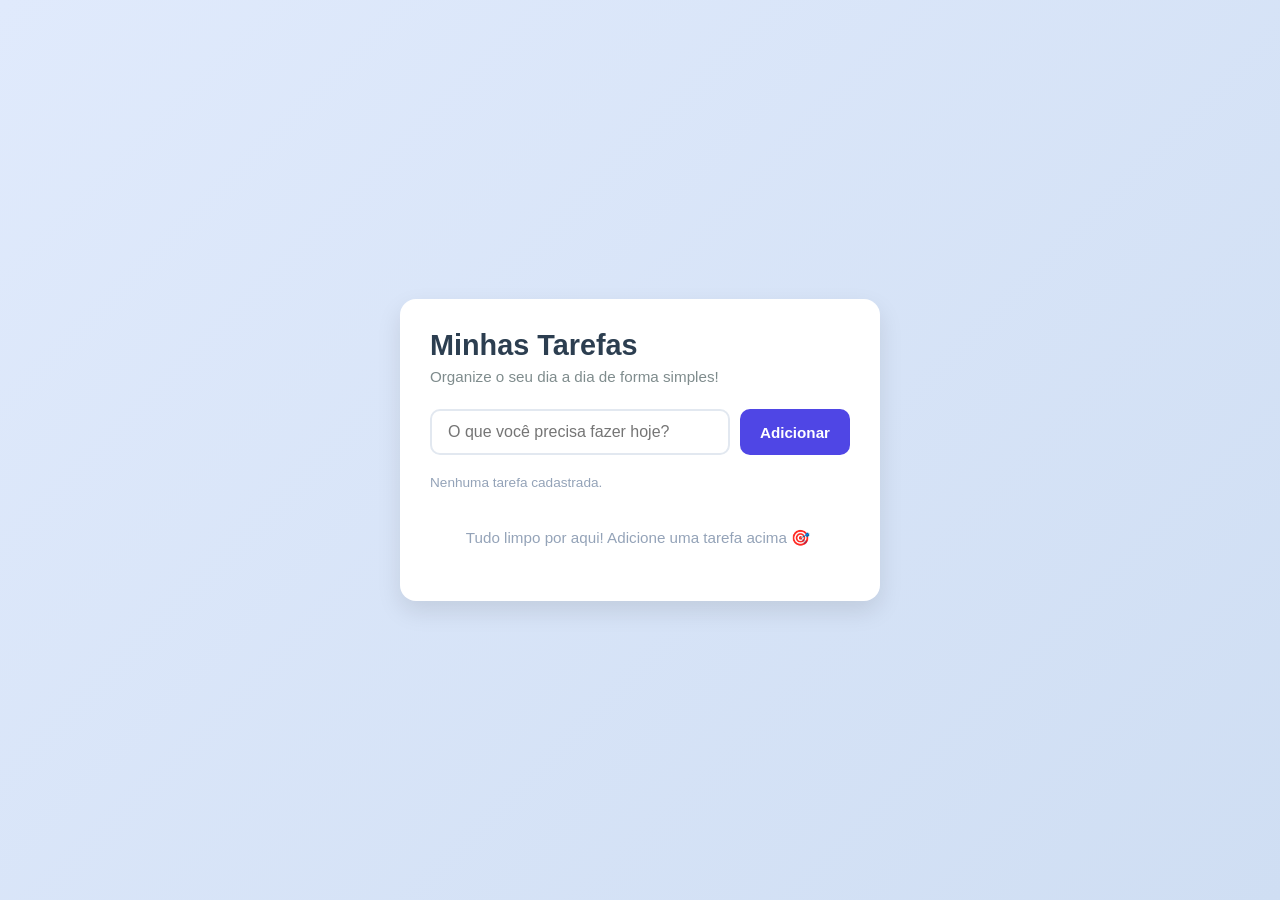
<file: index.html>
<!DOCTYPE html>
<html lang="pt-BR">
<head>
  <meta charset="UTF-8">
  <meta name="viewport" content="width=device-width, initial-scale=1.0">
  <title>Minha Lista de Tarefas</title>
  <!-- Vinculamos o arquivo de estilos CSS externo -->
  <link rel="stylesheet" href="style.css">
</head>
<body>

  <!-- Contêiner principal da aplicação -->
  <main class="app-container">
    <header class="app-header">
      <h1>Minhas Tarefas</h1>
      <p>Organize o seu dia a dia de forma simples!</p>
    </header>

    <!-- Formulário para digitar e cadastrar uma nova tarefa -->
    <form id="task-form" class="task-form">
      <input 
        type="text" 
        id="task-input" 
        placeholder="O que você precisa fazer hoje?" 
        autocomplete="off"
        required
      >
      <button type="submit" id="add-btn">Adicionar</button>
    </form>

    <!-- Área de resumo / contador -->
    <div class="task-summary">
      <span id="task-count">0 tarefas cadastradas</span>
    </div>

    <!-- Lista onde os itens de tarefa serão adicionados via JavaScript -->
    <ul id="task-list" class="task-list">
      <!-- As tarefas serão inseridas aqui dinamicamente -->
    </ul>
  </main>

  <!-- Vinculamos o arquivo JavaScript no final do body para garantir que o HTML já foi carregado -->
  <script src="script.js"></script>
</body>
</html>
</file>
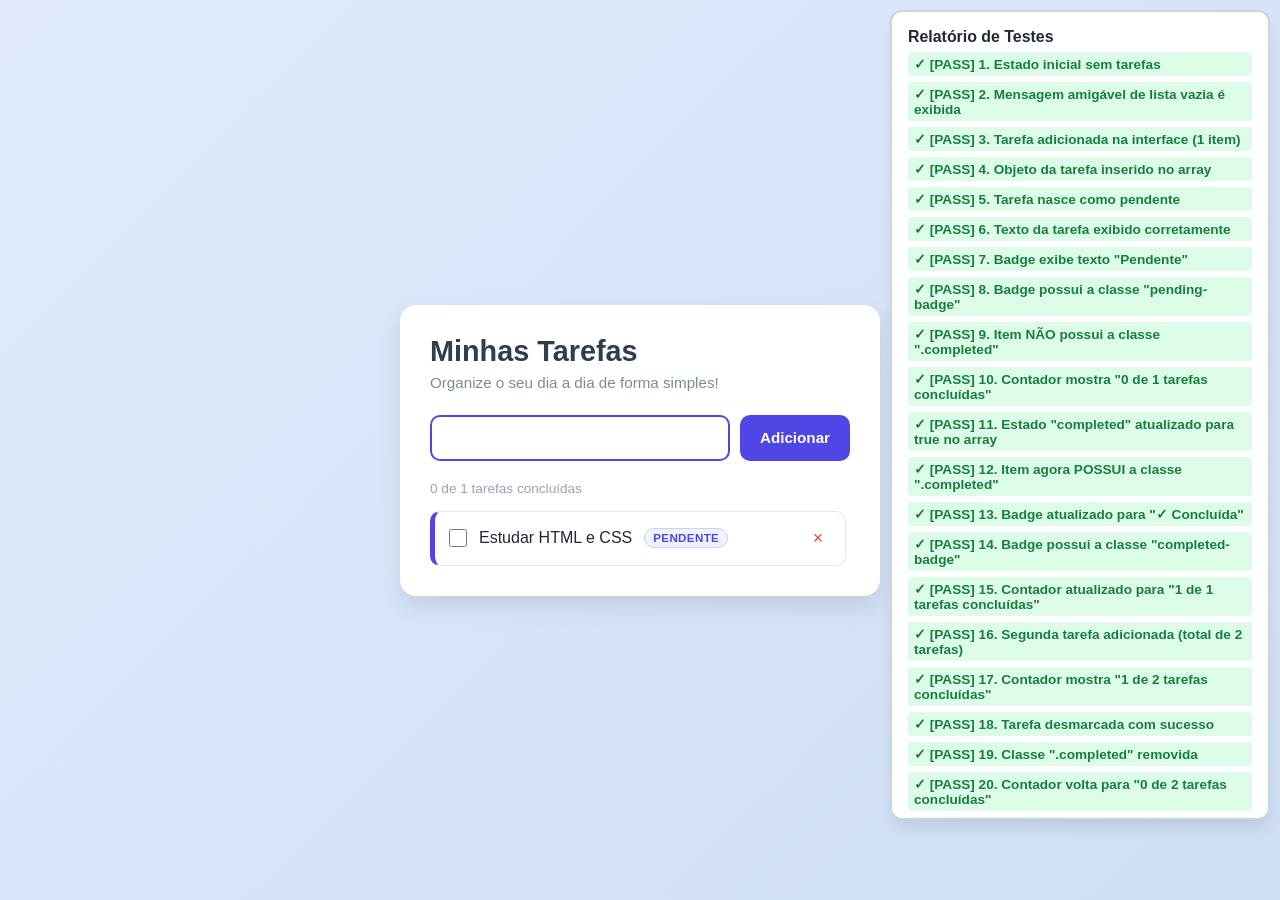
<file: test-runner.html>
<!DOCTYPE html>
<html lang="pt-BR">
<head>
  <meta charset="UTF-8">
  <title>Suíte de Testes Automatizados - Lista de Tarefas</title>
  <link rel="stylesheet" href="style.css">
  <style>
    #test-panel {
      position: fixed;
      top: 10px;
      right: 10px;
      width: 380px;
      max-height: 90vh;
      overflow-y: auto;
      background: #ffffff;
      border: 2px solid #cbd5e1;
      border-radius: 12px;
      padding: 16px;
      box-shadow: 0 10px 15px -3px rgba(0,0,0,0.1);
      font-family: sans-serif;
      font-size: 0.85rem;
      z-index: 9999;
    }
    #test-panel h3 { margin-top: 0; color: #1e293b; }
    .test-item { margin: 6px 0; padding: 4px 6px; border-radius: 4px; }
    .test-pass { background: #dcfce7; color: #15803d; font-weight: 600; }
    .test-fail { background: #fee2e2; color: #b91c1c; font-weight: bold; }
    .test-summary {
      margin-top: 12px;
      padding: 8px;
      border-radius: 6px;
      font-weight: bold;
      text-align: center;
      font-size: 0.95rem;
    }
    .summary-pass { background: #16a34a; color: #ffffff; }
    .summary-fail { background: #dc2626; color: #ffffff; }
  </style>
</head>
<body>

  <!-- Painel de Relatório dos Testes -->
  <aside id="test-panel">
    <h3>Relatório de Testes</h3>
    <div id="test-results"></div>
    <div id="test-summary"></div>
  </aside>

  <script>
    window.capturedErrors = [];
    window.onerror = function(msg, url, line, col, err) {
      window.capturedErrors.push(`${msg} at ${url}:${line}:${col}`);
      console.error("Global Error:", msg, url, line, col, err);
    };
  </script>

  <!-- Aplicação Original sendo testada -->
  <main class="app-container">
    <header class="app-header">
      <h1>Minhas Tarefas</h1>
      <p>Organize o seu dia a dia de forma simples!</p>
    </header>

    <form id="task-form" class="task-form">
      <input 
        type="text" 
        id="task-input" 
        placeholder="O que você precisa fazer hoje?" 
        autocomplete="off"
        required
      >
      <button type="submit" id="add-btn">Adicionar</button>
    </form>

    <div class="task-summary">
      <span id="task-count">0 tarefas cadastradas</span>
    </div>

    <ul id="task-list" class="task-list"></ul>
  </main>

  <!-- Código da Aplicação -->
  <script src="script.js" onerror="window.capturedErrors.push('Falha ao carregar script.js')"></script>

  <!-- Script Executor dos Testes Automatizados -->
  <script>
    const resultsContainer = document.getElementById('test-results');
    const summaryContainer = document.getElementById('test-summary');

    let total = 0;
    let passed = 0;
    let failed = 0;

    function assert(condition, message) {
      total++;
      const div = document.createElement('div');
      div.className = `test-item ${condition ? 'test-pass' : 'test-fail'}`;
      div.textContent = `${condition ? '✓ [PASS]' : '✗ [FAIL]'} ${message}`;
      resultsContainer.appendChild(div);

      if (condition) {
        passed++;
        console.log(`[PASS] ${message}`);
      } else {
        failed++;
        console.error(`[FAIL] ${message}`);
      }
    }

    // Executa a bateria de testes logo após o carregamento inicial
    window.addEventListener('DOMContentLoaded', () => {
      try {
        if (window.capturedErrors && window.capturedErrors.length > 0) {
          assert(false, `Erro global prévio: ${window.capturedErrors.join(' | ')}`);
        }
        // 0. Limpa estado inicial
        localStorage.clear();
        tasks = [];
        renderTasks();

        // TESTE 1: Lista começa vazia e exibe mensagem amigável
        const emptyMsg = document.querySelector('.empty-message');
        assert(tasks.length === 0, '1. Estado inicial sem tarefas');
        assert(emptyMsg !== null, '2. Mensagem amigável de lista vazia é exibida');

        // TESTE 2: Adicionar uma tarefa
        taskInput.value = 'Estudar HTML e CSS';
        taskForm.dispatchEvent(new Event('submit', { cancelable: true }));

        const items1 = document.querySelectorAll('.task-item');
        assert(items1.length === 1, '3. Tarefa adicionada na interface (1 item)');
        assert(tasks.length === 1 && tasks[0].text === 'Estudar HTML e CSS', '4. Objeto da tarefa inserido no array');
        assert(tasks[0].completed === false, '5. Tarefa nasce como pendente');

        // TESTE 3: Verificação dos elementos visuais da tarefa pendente
        const taskSpan = items1[0].querySelector('.task-text');
        const badge1 = items1[0].querySelector('.status-badge');
        assert(taskSpan.textContent === 'Estudar HTML e CSS', '6. Texto da tarefa exibido corretamente');
        assert(badge1.textContent === 'Pendente', '7. Badge exibe texto "Pendente"');
        assert(badge1.classList.contains('pending-badge'), '8. Badge possui a classe "pending-badge"');
        assert(!items1[0].classList.contains('completed'), '9. Item NÃO possui a classe ".completed"');
        assert(taskCount.textContent.includes('0 de 1'), '10. Contador mostra "0 de 1 tarefas concluídas"');

        // TESTE 4: Concluir tarefa (clique no checkbox)
        const checkbox1 = items1[0].querySelector('input[type="checkbox"]');
        checkbox1.click(); // Alterna para concluída

        const itemsAfterCheck = document.querySelectorAll('.task-item');
        const badge2 = itemsAfterCheck[0].querySelector('.status-badge');
        assert(tasks[0].completed === true, '11. Estado "completed" atualizado para true no array');
        assert(itemsAfterCheck[0].classList.contains('completed'), '12. Item agora POSSUI a classe ".completed"');
        assert(badge2.textContent === '✓ Concluída', '13. Badge atualizado para "✓ Concluída"');
        assert(badge2.classList.contains('completed-badge'), '14. Badge possui a classe "completed-badge"');
        assert(taskCount.textContent.includes('1 de 1'), '15. Contador atualizado para "1 de 1 tarefas concluídas"');

        // TESTE 5: Adicionar uma segunda tarefa
        taskInput.value = 'Construir página com JavaScript';
        taskForm.dispatchEvent(new Event('submit', { cancelable: true }));

        const items2 = document.querySelectorAll('.task-item');
        assert(items2.length === 2, '16. Segunda tarefa adicionada (total de 2 tarefas)');
        assert(taskCount.textContent.includes('1 de 2'), '17. Contador mostra "1 de 2 tarefas concluídas"');

        // TESTE 6: Desmarcar tarefa (voltar a ser pendente)
        // O segundo item na lista é a primeira tarefa que estava concluída
        const secondItemCheckbox = items2[1].querySelector('input[type="checkbox"]');
        secondItemCheckbox.click(); // Desmarca

        const itemsAfterUncheck = document.querySelectorAll('.task-item');
        assert(tasks.find(t => t.text === 'Estudar HTML e CSS').completed === false, '18. Tarefa desmarcada com sucesso');
        assert(!itemsAfterUncheck[1].classList.contains('completed'), '19. Classe ".completed" removida');
        assert(taskCount.textContent.includes('0 de 2'), '20. Contador volta para "0 de 2 tarefas concluídas"');

        // TESTE 7: Remover uma tarefa (botão X)
        const deleteBtn = itemsAfterUncheck[0].querySelector('.delete-btn');
        deleteBtn.click(); // Remove a tarefa mais recente

        const itemsAfterDelete = document.querySelectorAll('.task-item');
        assert(itemsAfterDelete.length === 1, '21. Tarefa removida com sucesso (resta 1 item)');
        assert(tasks.length === 1, '22. Array de tarefas sincronizado após exclusão');

        // TESTE 8: Persistência no localStorage
        const stored = JSON.parse(localStorage.getItem('minhas_tarefas'));
        assert(stored !== null && stored.length === 1, '23. Dados gravados e persistidos no localStorage');

        // TESTE 9: Validação de campo vazio
        taskInput.value = '   ';
        taskForm.dispatchEvent(new Event('submit', { cancelable: true }));
        assert(tasks.length === 1, '24. Tentativa de adicionar texto vazio é ignorada');

        // Resumo final
        const isSuccess = (failed === 0);
        summaryContainer.className = `test-summary ${isSuccess ? 'summary-pass' : 'summary-fail'}`;
        summaryContainer.textContent = `${isSuccess ? 'TODOS OS TESTES PASSARAM!' : 'TESTES COM FALHA'} (${passed}/${total})`;

        // Salva os resultados no DOM para inspeção headless
        document.body.setAttribute('data-test-status', isSuccess ? 'SUCCESS' : 'FAILURE');
        document.body.setAttribute('data-test-summary', `${passed}/${total} passaram`);

      } catch (err) {
        assert(false, `Exceção inesperada: ${err.message}`);
      }
    });
  </script>
</body>
</html>
</file>
<file: style.css>
/* ========================================================
   1. RESET E ESTILOS GERAIS
   ======================================================== */
* {
  margin: 0;
  padding: 0;
  box-sizing: border-box;
}

body {
  font-family: 'Segoe UI', Tahoma, Geneva, Verdana, sans-serif;
  background: linear-gradient(135deg, #e0eafc 0%, #cfdef3 100%);
  min-height: 100vh;
  display: flex;
  justify-content: center;
  align-items: center;
  padding: 20px;
  color: #333;
}

/* ========================================================
   2. CONTÊINER PRINCIPAL (CARD)
   ======================================================== */
.app-container {
  background-color: #ffffff;
  width: 100%;
  max-width: 480px;
  border-radius: 16px;
  padding: 30px;
  box-shadow: 0 10px 25px rgba(0, 0, 0, 0.1);
}

.app-header h1 {
  font-size: 1.8rem;
  color: #2c3e50;
  margin-bottom: 6px;
}

.app-header p {
  color: #7f8c8d;
  font-size: 0.95rem;
  margin-bottom: 24px;
}

/* ========================================================
   3. FORMULÁRIO DE ENTRADA
   ======================================================== */
.task-form {
  display: flex;
  gap: 10px;
  margin-bottom: 20px;
}

.task-form input {
  flex: 1;
  padding: 12px 16px;
  font-size: 1rem;
  border: 2px solid #e2e8f0;
  border-radius: 10px;
  outline: none;
  transition: border-color 0.2s ease;
}

.task-form input:focus {
  border-color: #4f46e5;
}

.task-form button {
  background-color: #4f46e5;
  color: #ffffff;
  border: none;
  border-radius: 10px;
  padding: 12px 20px;
  font-size: 0.95rem;
  font-weight: 600;
  cursor: pointer;
  transition: background-color 0.2s ease, transform 0.1s ease;
}

.task-form button:hover {
  background-color: #4338ca;
}

.task-form button:active {
  transform: scale(0.98);
}

/* ========================================================
   4. RESUMO / CONTADOR
   ======================================================== */
.task-summary {
  font-size: 0.85rem;
  color: #94a3b8;
  margin-bottom: 15px;
}

/* ========================================================
   5. LISTA DE TAREFAS
   ======================================================== */
.task-list {
  list-style: none;
  display: flex;
  flex-direction: column;
  gap: 10px;
  max-height: 380px;
  overflow-y: auto;
  padding-right: 4px;
}

/* Cada item da lista */
.task-item {
  display: flex;
  align-items: center;
  justify-content: space-between;
  background-color: #ffffff;
  border: 1px solid #e2e8f0;
  border-left: 5px solid #4f46e5; /* Barra lateral roxa/índigo para tarefas pendentes */
  border-radius: 10px;
  padding: 12px 14px;
  transition: all 0.3s ease;
}

.task-item:hover {
  background-color: #f8fafc;
  transform: translateY(-1px);
  box-shadow: 0 4px 6px -1px rgba(0, 0, 0, 0.05);
}

/* Conteúdo da tarefa (texto e caixa de seleção) */
.task-content {
  display: flex;
  align-items: center;
  gap: 12px;
  flex: 1;
  cursor: pointer;
  user-select: none;
  flex-wrap: wrap;
}

/* Caixa de seleção personalizada */
.task-content input[type="checkbox"] {
  width: 18px;
  height: 18px;
  cursor: pointer;
  accent-color: #4f46e5;
  transition: accent-color 0.2s ease;
}

.task-text {
  font-size: 1rem;
  color: #1e293b;
  word-break: break-word;
  transition: color 0.3s ease, text-decoration 0.3s ease;
}

/* ========================================================
   ETIQUETAS VISUAIS DE STATUS (BADGES)
   ======================================================== */
.status-badge {
  font-size: 0.72rem;
  font-weight: 600;
  padding: 3px 8px;
  border-radius: 20px;
  text-transform: uppercase;
  white-space: nowrap;
  letter-spacing: 0.4px;
}

/* Estilo do badge para tarefa pendente */
.status-badge.pending-badge {
  background-color: #eef2ff;
  color: #4f46e5;
  border: 1px solid #c7d2fe;
}

/* Estilo do badge para tarefa concluída */
.status-badge.completed-badge {
  background-color: #dcfce7;
  color: #15803d;
  border: 1px solid #86efac;
}

/* ========================================================
   ESTILO VISUAL QUANDO A TAREFA ESTÁ CONCLUÍDA
   ======================================================== */
.task-item.completed {
  background-color: #f0fdf4;       /* Fundo verde claro de sucesso */
  border-color: #bbf7d0;           /* Borda verde suave */
  border-left: 5px solid #10b981;  /* Barra lateral verde vibrante */
  opacity: 0.9;
}

.task-item.completed .task-text {
  text-decoration: line-through;   /* Linha riscando o texto */
  color: #64748b;                  /* Cor mais sutil */
  font-style: italic;              /* Leve inclinação */
}

.task-item.completed input[type="checkbox"] {
  accent-color: #10b981;           /* O checkbox marcado fica verde */
}

/* Botão de excluir tarefa */
.delete-btn {
  background: none;
  border: none;
  color: #ef4444;
  font-size: 1.1rem;
  cursor: pointer;
  padding: 4px 8px;
  border-radius: 6px;
  transition: background-color 0.2s ease, color 0.2s ease;
}

.delete-btn:hover {
  background-color: #fee2e2;
  color: #dc2626;
}

/* Mensagem de lista vazia */
.empty-message {
  text-align: center;
  color: #94a3b8;
  padding: 24px 0;
  font-size: 0.95rem;
}
</file>
